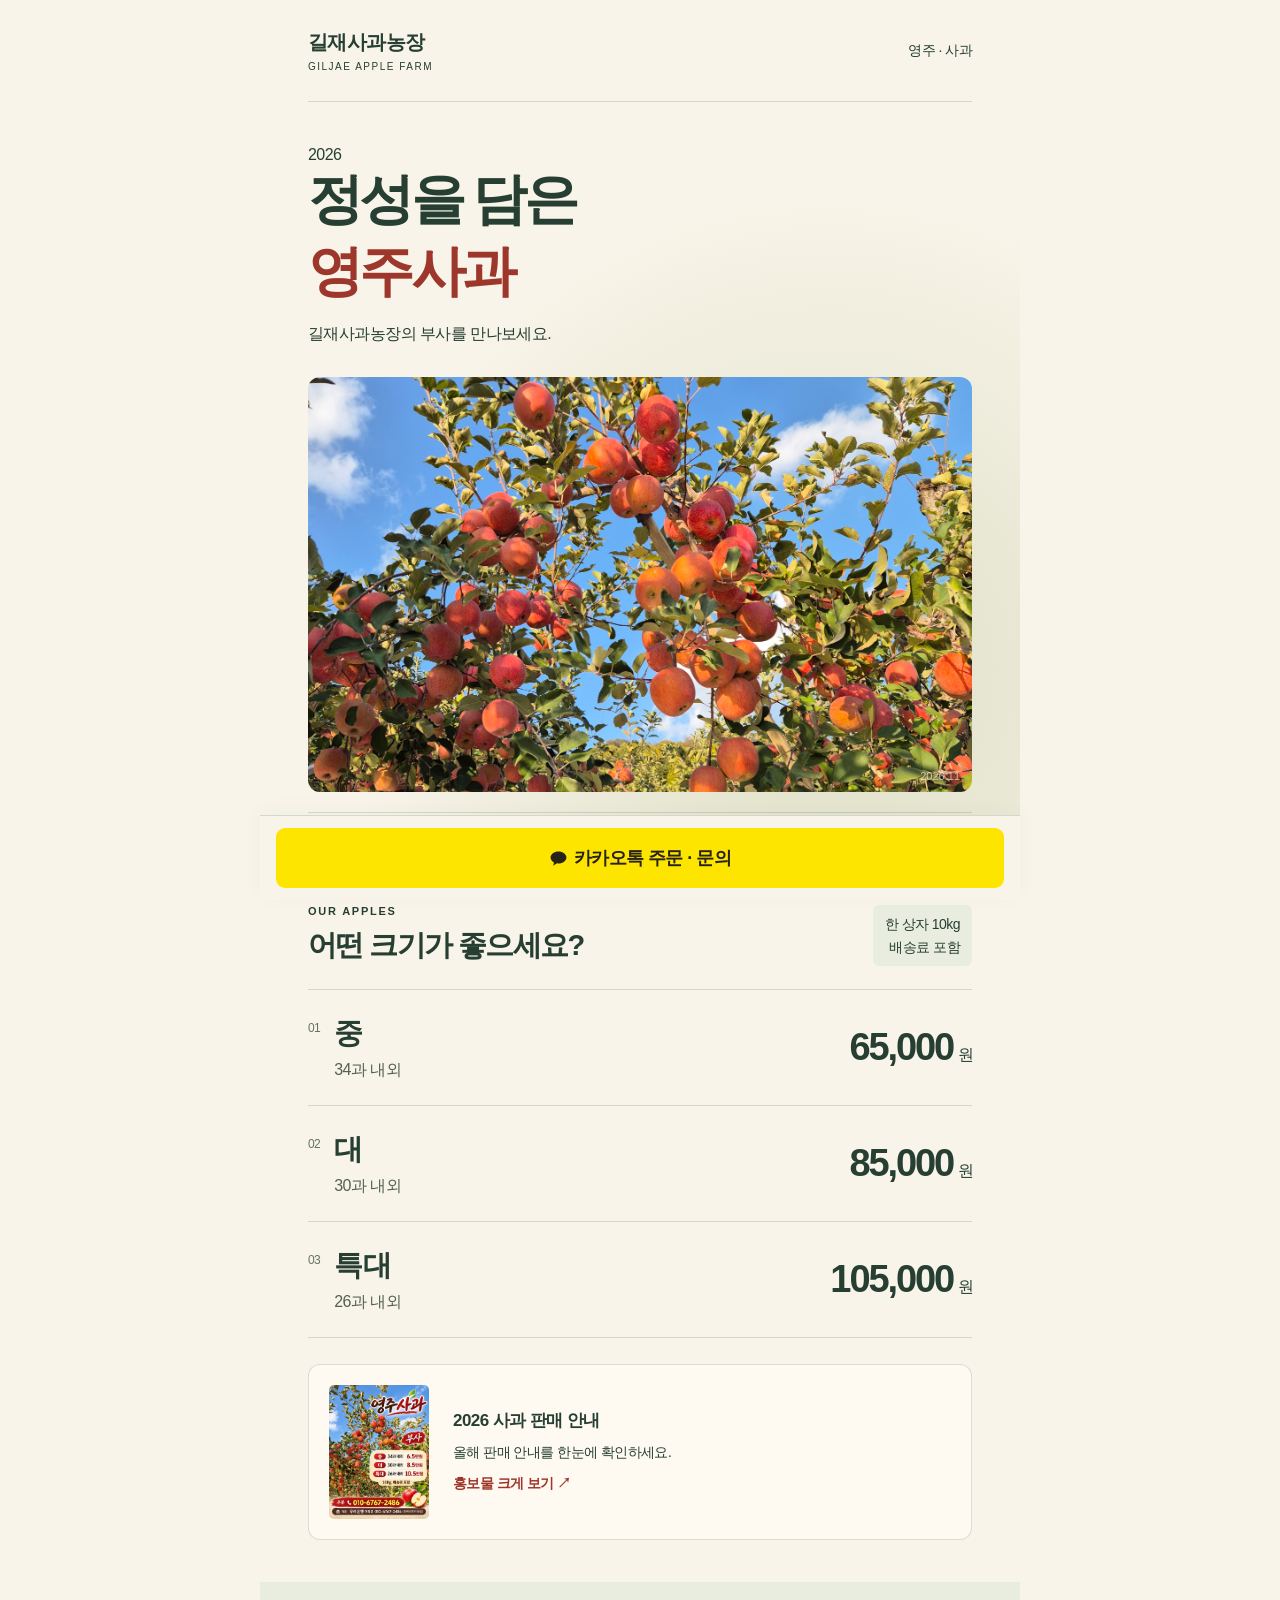
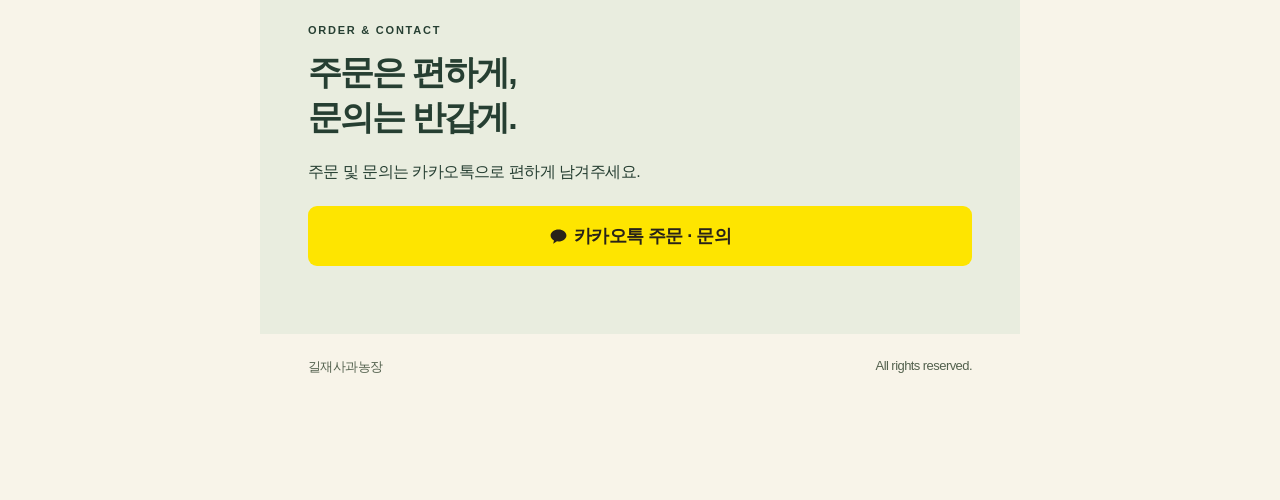
<file: index.html>
<!doctype html>
<html lang="ko">
<head>
  <meta name="robots" content="noindex, nofollow, noarchive">
  <meta charset="utf-8">
  <meta name="viewport" content="width=device-width, initial-scale=1, viewport-fit=cover">
  <meta name="format-detection" content="telephone=no">
  <meta name="theme-color" content="#f8f4e9">
  <meta name="description" content="길재사과농장 영주 부사 사과. 10kg 한 상자, 배송료 포함. 크기와 가격을 확인하고 카카오톡으로 주문하세요.">
  <title>길재사과농장 | 영주 부사 사과 주문</title>
  <link rel="stylesheet" href="assets/styles.css">
</head>
<body class="orchard">
  <main id="page"><header class="brand"><a href="./" aria-label="길재사과농장 홈">길재사과농장<span>GILJAE APPLE FARM</span></a><span class="brand-side">영주 · 사과</span></header><section class="hero"><div class="hero-copy">2026<h1>정성을 담은<br><em>영주사과</em></h1><p class="hero-note">길재사과농장의 부사를 만나보세요.</p></div><div class="hero-photo"><img src="Image/farm1.jpg" alt="푸른 하늘 아래 붉은 사과가 열린 길재사과농장" fetchpriority="high" decoding="async"><span class="hero-photo-date">2026.11</span></div><div class="hero-foot"><span>· 재배지 : 영주시 봉현면, 소백산 자락</span></div></section><section class="catalog" id="apples" aria-labelledby="catalog-title"><div class="section-heading"><div><p class="eyebrow">OUR APPLES</p><h2 id="catalog-title">어떤 크기가 좋으세요?</h2></div><span class="shipping">한 상자 10kg<br>배송료 포함</span></div><div class="products"><article class="product"><span class="product-number">01</span><div class="product-name"><h3>중</h3><p>34과 내외</p></div><div class="price">65,000<span>원</span></div></article><article class="product"><span class="product-number">02</span><div class="product-name"><h3>대</h3><p>30과 내외</p></div><div class="price">85,000<span>원</span></div></article><article class="product"><span class="product-number">03</span><div class="product-name"><h3>특대</h3><p>26과 내외</p></div><div class="price">105,000<span>원</span></div></article></div>
<a class="sale-preview" href="Image/2026_fuji.jpg" aria-haspopup="dialog" aria-controls="sale-dialog">
  <img src="Image/2026_fuji.jpg" alt="2026년 영주 부사 판매 안내 홍보물" width="1086" height="1448" loading="lazy" decoding="async">
  <span class="sale-preview-copy"><strong>2026 사과 판매 안내</strong><span>올해 판매 안내를 한눈에 확인하세요.</span><span class="sale-preview-action">홍보물 크게 보기 <span aria-hidden="true">↗</span></span></span>
</a>
</section><section class="order"><p class="eyebrow">ORDER & CONTACT</p><h2>주문은 편하게,<br>문의는 반갑게.</h2><p class="order-guide">주문 및 문의는 카카오톡으로 편하게 남겨주세요.</p><nav class="contacts" aria-label="본문 주문 연락처"><a class="kakao" href="https://open.kakao.com/o/s2FXymWi" target="_blank" rel="noopener noreferrer"><svg viewBox="0 0 24 24" aria-hidden="true"><path d="M12 3C6.5 3 2 6.4 2 10.6c0 2.6 1.7 4.9 4.3 6.3L5.3 21l4.8-2.9 1.9.1c5.5 0 10-3.4 10-7.6S17.5 3 12 3Z"/></svg> 카카오톡 주문 · 문의</a></nav></section><footer>길재사과농장<span>All rights reserved.</span></footer><nav class="dock" aria-label="화면 하단 주문 연락처"><a class="kakao" href="https://open.kakao.com/o/s2FXymWi" target="_blank" rel="noopener noreferrer"><svg viewBox="0 0 24 24" aria-hidden="true"><path d="M12 3C6.5 3 2 6.4 2 10.6c0 2.6 1.7 4.9 4.3 6.3L5.3 21l4.8-2.9 1.9.1c5.5 0 10-3.4 10-7.6S17.5 3 12 3Z"/></svg> 카카오톡 주문 · 문의</a></nav></main>
<dialog id="sale-dialog" class="sale-dialog" aria-labelledby="sale-dialog-title">
  <div class="sale-dialog-header"><h2 id="sale-dialog-title">2026 사과 판매 안내</h2><button class="sale-dialog-close" type="button" autofocus>닫기 <span aria-hidden="true">×</span></button></div>
  <div class="sale-dialog-content"><img src="Image/2026_fuji.jpg" alt="2026 영주 부사 판매 안내. 10kg 배송료 포함, 중 34과 내외 6만 5천 원, 대 30과 내외 8만 5천 원, 특대 26과 내외 10만 5천 원. 전화 주문 010-6767-2486. 우리은행 이정건, 계좌번호는 전화번호와 동일." width="1086" height="1448"></div>
  <a class="sale-original" href="Image/2026_fuji.jpg" target="_blank" rel="noopener">원본 이미지 열기 ↗</a>
</dialog>
<script src="assets/sale-preview.js" defer></script>
</body>
</html>
</file>
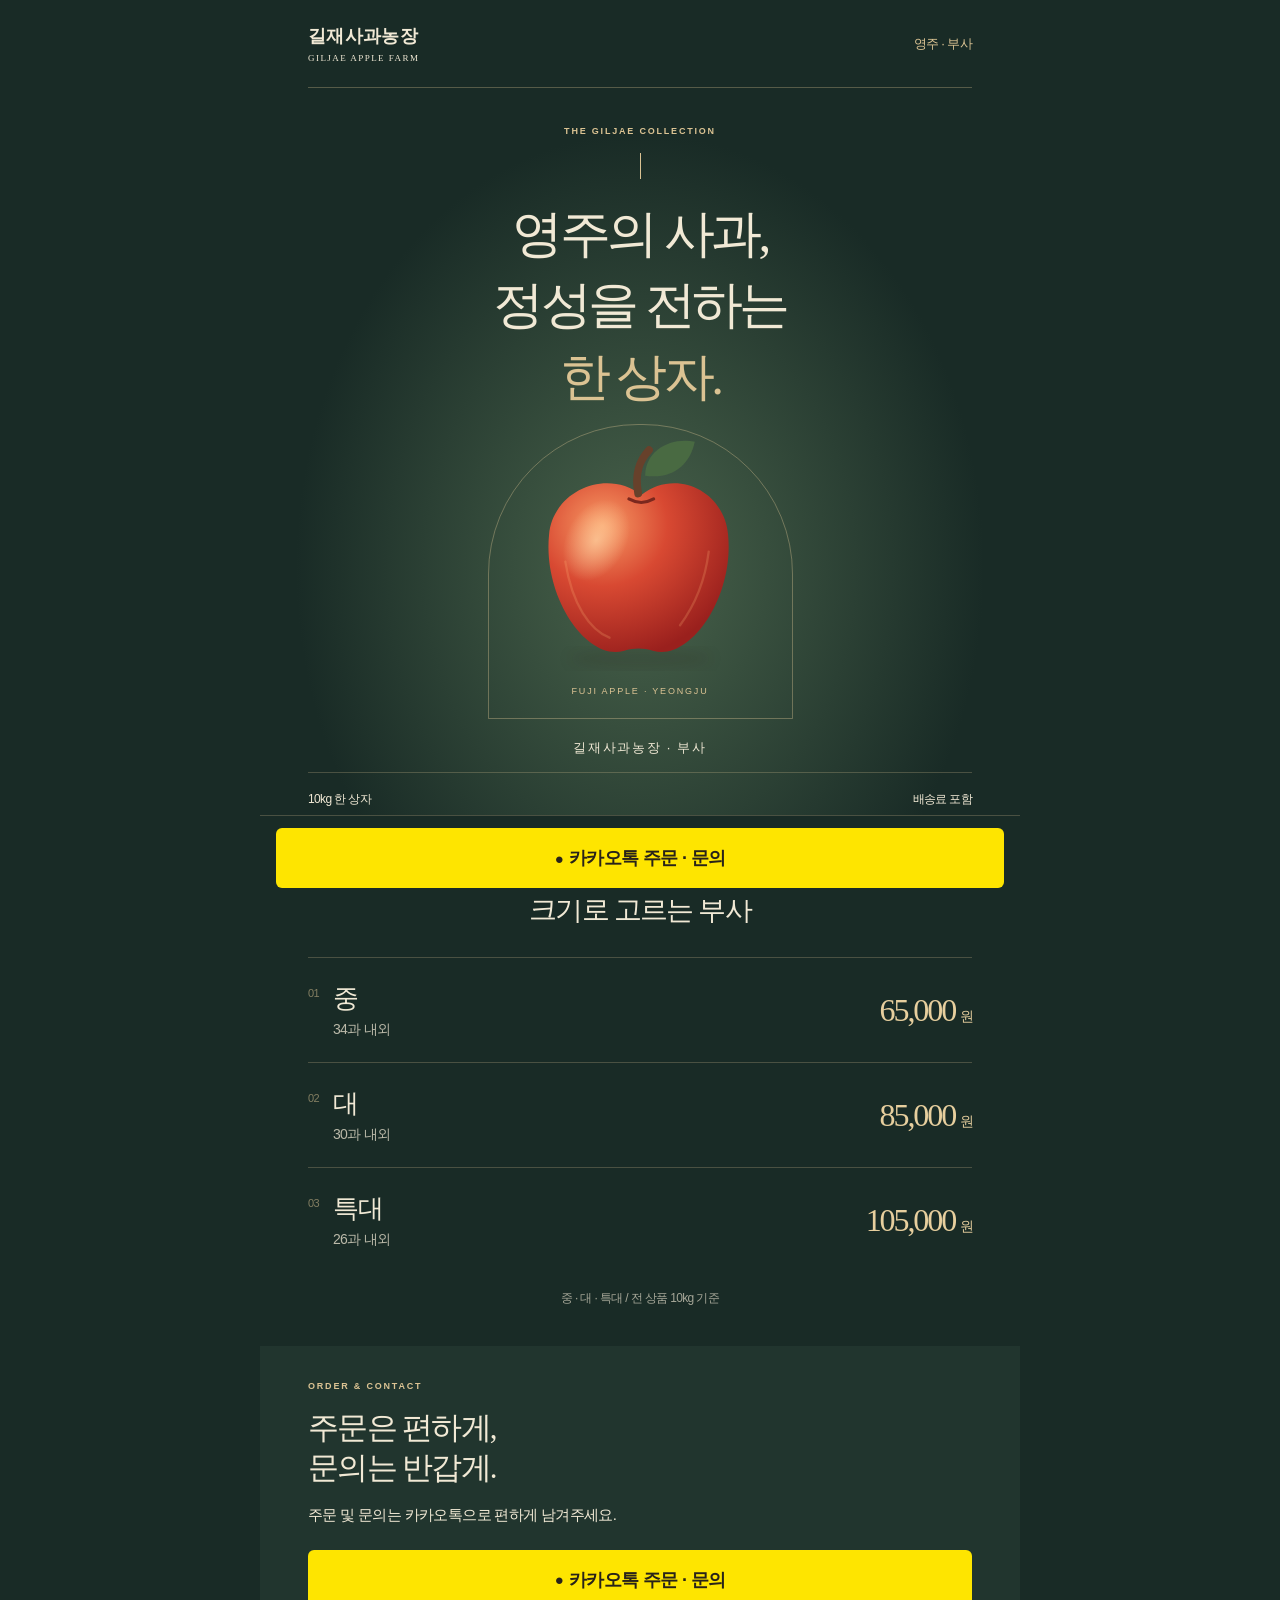
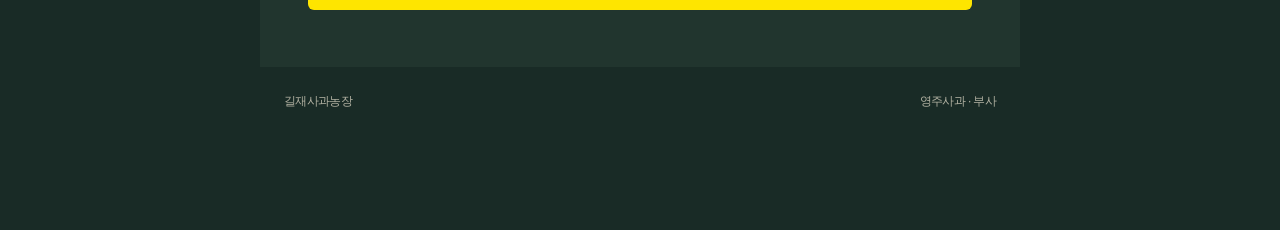
<file: planb/index.html>
<!doctype html>
<html lang="ko">
<head>
  <meta name="robots" content="noindex, nofollow, noarchive">
  <meta charset="utf-8">
  <meta name="viewport" content="width=device-width, initial-scale=1, viewport-fit=cover">
  <meta name="format-detection" content="telephone=no">
  <meta name="theme-color" content="#192b26">
  <meta name="description" content="길재사과농장 영주 부사 사과. 10kg 한 상자, 배송료 포함. 크기와 가격을 확인하고 카카오톡으로 주문하세요.">
  <title>길재사과농장 · 프리미엄</title>
  <link rel="stylesheet" href="styles.css">
</head>
<body class="premium">
  <main id="page"><header class="brand"><a href="../designs.html" aria-label="네 가지 디자인 비교로 돌아가기">길재사과농장<span>GILJAE APPLE FARM</span></a><span class="brand-side">영주 · 부사</span></header><section class="hero"><p class="eyebrow">THE GILJAE COLLECTION</p><div class="premium-line"></div><h1>영주의 사과,<br>정성을 전하는<br><em>한 상자.</em></h1><div class="art-wrap"><svg class="apple-art" viewBox="0 0 360 330" aria-hidden="true"><defs><radialGradient id="skin" cx="30%" cy="25%" r="80%"><stop stop-color="#f89b65"/><stop offset=".45" stop-color="#d84932"/><stop offset="1" stop-color="#9a201d"/></radialGradient><radialGradient id="shine"><stop stop-color="#ffd4a3" stop-opacity=".7"/><stop offset="1" stop-color="#ffd4a3" stop-opacity="0"/></radialGradient><filter id="shadow"><feGaussianBlur stdDeviation="9"/></filter></defs><ellipse cx="180" cy="295" rx="92" ry="13" fill="#261a15" opacity=".15" filter="url(#shadow)"/><path d="M181 84c-44-35-114-6-119 51-8 80 48 163 96 150 15-4 24-4 39 0 48 13 104-70 96-150-5-57-68-86-112-51Z" fill="url(#skin)"/><path d="M177 82c-5-27 2-43 14-56" fill="none" stroke="#67412b" stroke-width="10" stroke-linecap="round"/><path d="M186 59c0-33 33-50 64-44-6 29-28 49-64 44Z" fill="#496a42"/><ellipse cx="123" cy="142" rx="39" ry="56" fill="url(#shine)" transform="rotate(28 123 142)"/><path d="M83 170c9 56 32 88 57 98M268 157c-5 40-20 72-37 95" fill="none" stroke="#ffb779" stroke-opacity=".22" stroke-width="3" stroke-linecap="round"/><path d="M165 89q16 9 32 0" fill="none" stroke="#7b281e" stroke-width="4" stroke-linecap="round"/></svg><span class="premium-caption">FUJI APPLE · YEONGJU</span></div><p class="hero-note">길재사과농장 · 부사</p><div class="hero-foot"><span>10kg 한 상자</span><span>배송료 포함</span></div></section><section class="catalog"><p class="eyebrow">SELECT YOUR SIZE</p><h2>크기로 고르는 부사</h2><div class="products"><article class="product"><span class="product-number">01</span><div class="product-name"><h3>중</h3><p>34과 내외</p></div><div class="price">65,000<span>원</span></div></article><article class="product"><span class="product-number">02</span><div class="product-name"><h3>대</h3><p>30과 내외</p></div><div class="price">85,000<span>원</span></div></article><article class="product"><span class="product-number">03</span><div class="product-name"><h3>특대</h3><p>26과 내외</p></div><div class="price">105,000<span>원</span></div></article></div><p class="catalog-note">중 · 대 · 특대 / 전 상품 10kg 기준</p></section><section class="order"><p class="eyebrow">ORDER & CONTACT</p><h2>주문은 편하게,<br>문의는 반갑게.</h2><p class="order-guide">주문 및 문의는 카카오톡으로 편하게 남겨주세요.</p><nav class="contacts" aria-label="본문 주문 연락처"><a class="kakao" href="https://open.kakao.com/o/s2FXymWi" target="_blank" rel="noopener noreferrer"><span aria-hidden="true">●</span> 카카오톡 주문 · 문의</a></nav></section><footer>길재사과농장<span>영주사과 · 부사</span></footer><nav class="dock" aria-label="화면 하단 주문 연락처"><a class="kakao" href="https://open.kakao.com/o/s2FXymWi" target="_blank" rel="noopener noreferrer"><span aria-hidden="true">●</span> 카카오톡 주문 · 문의</a></nav></main>
</body>
</html>
</file>
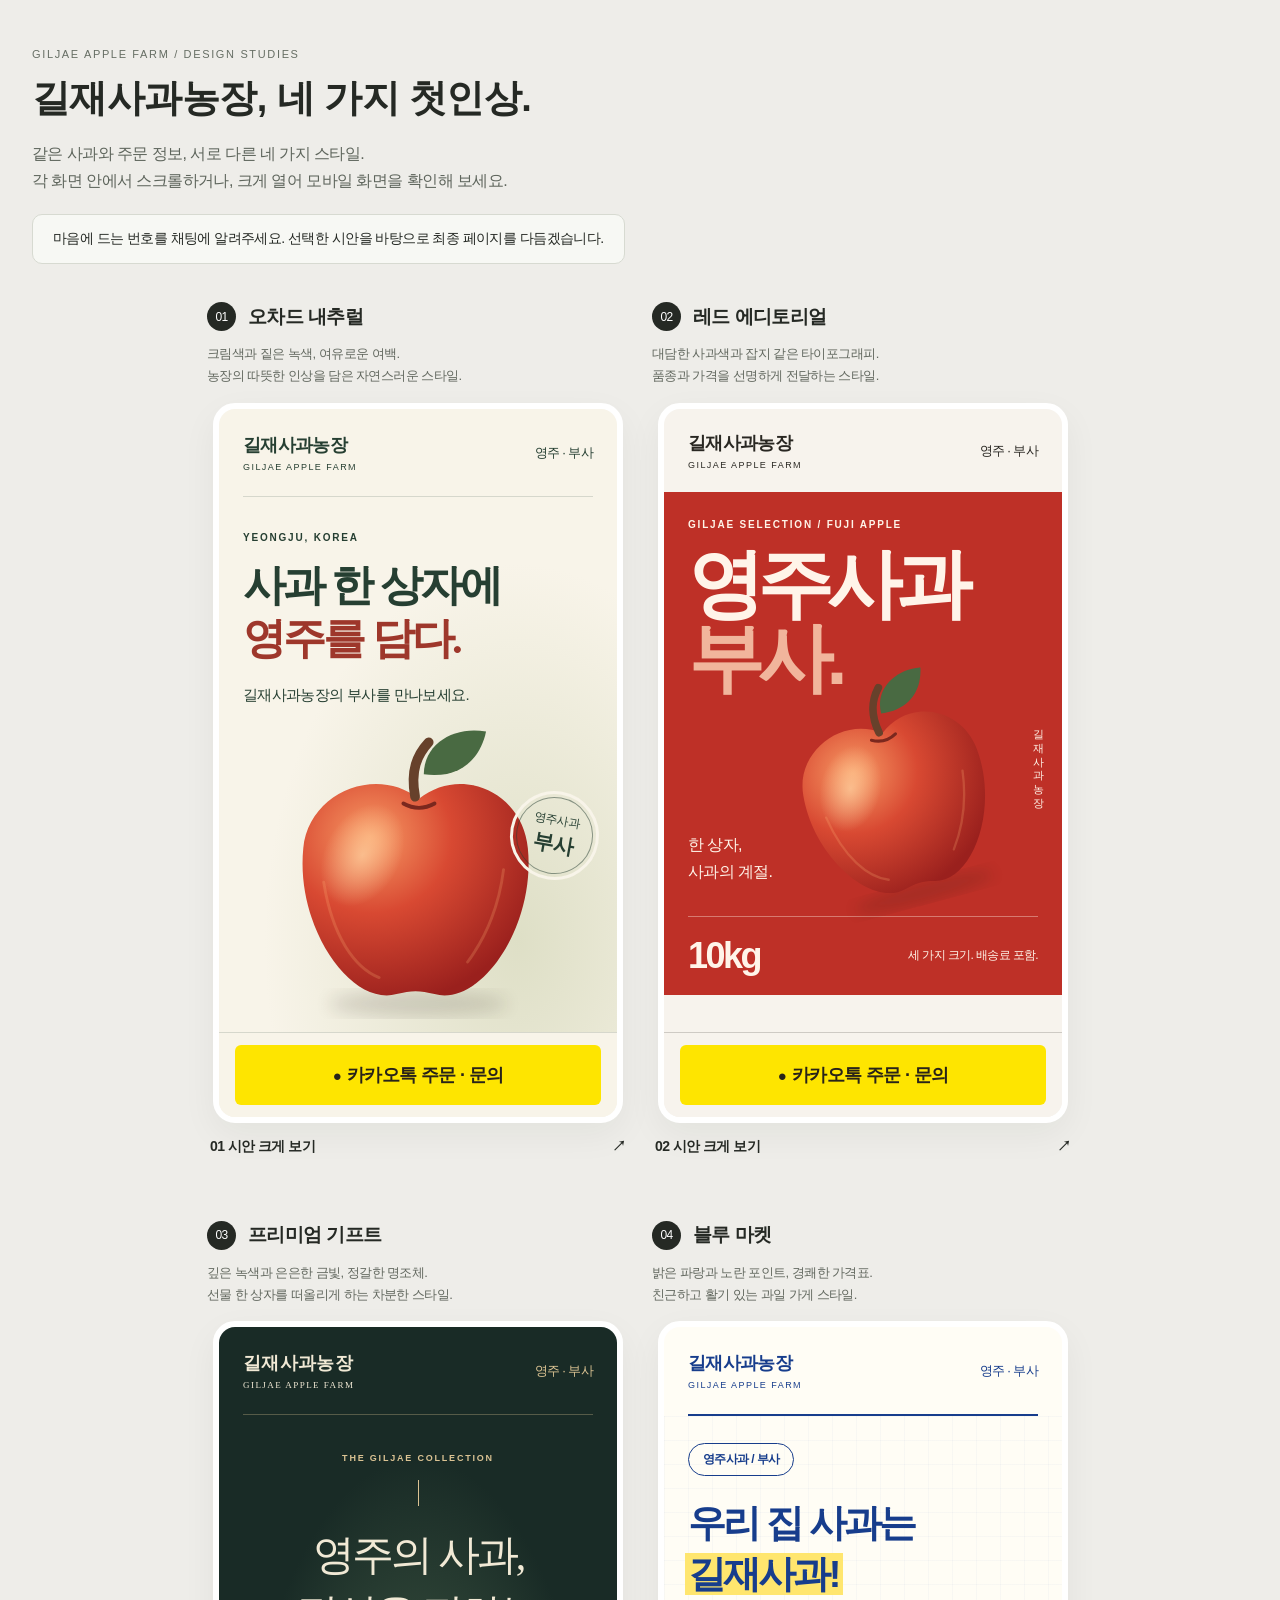
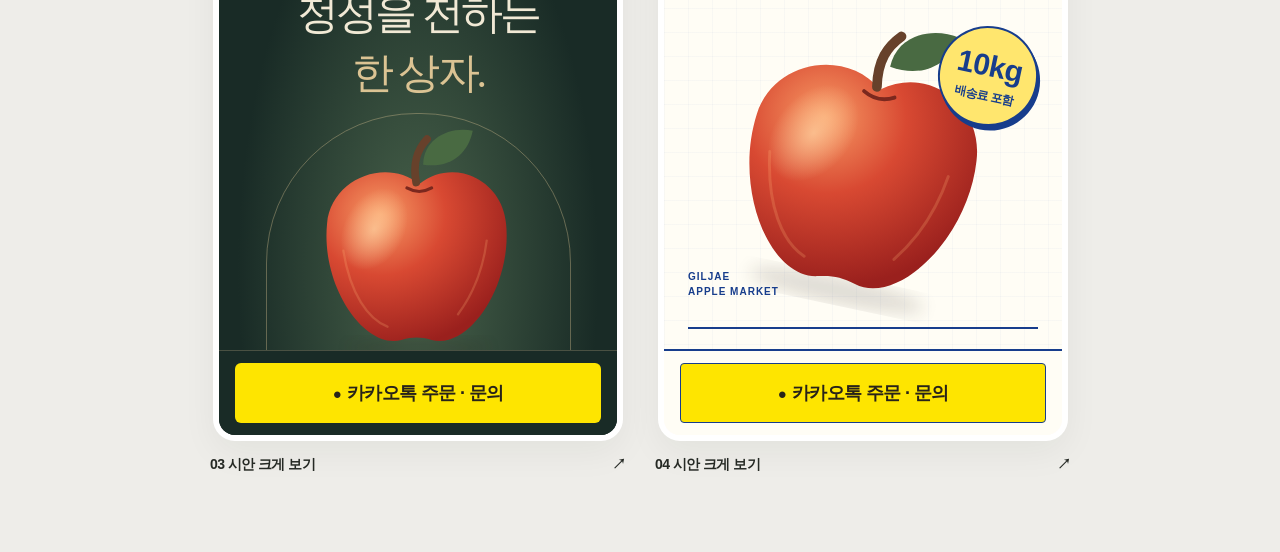
<file: designs.html>
<!doctype html>
<html lang="ko">
<head>
  <meta name="robots" content="noindex, nofollow, noarchive"><meta charset="utf-8"><meta name="viewport" content="width=device-width, initial-scale=1"><title>길재사과농장 · 4가지 디자인 비교</title>
<style>
*{box-sizing:border-box}body{margin:0;background:#eeede9;color:#252924;font-family:-apple-system,BlinkMacSystemFont,"Malgun Gothic",sans-serif;letter-spacing:-.035em}header{max-width:1720px;margin:auto;padding:48px 32px 30px}.label{font-size:11px;letter-spacing:.15em;color:#666e64}h1{font-size:clamp(25px,4vw,38px);margin:13px 0}header p{font-size:16px;color:#5e655c;line-height:1.7;margin-bottom:0}.gallery{max-width:1720px;margin:auto;padding:0 32px 45px;display:grid;grid-template-columns:repeat(4,minmax(0,1fr));gap:24px}.option{min-width:0}.heading{display:flex;gap:12px;align-items:center;margin:8px 0 12px}.num{display:flex;align-items:center;justify-content:center;width:29px;height:29px;background:#252924;border-radius:50%;color:white;font-size:12px;flex-shrink:0}h2{font-size:19px;margin:0}.description{font-size:13px;line-height:1.7;color:#62685f;min-height:44px;margin:0 0 15px}.screen{height:720px;border:6px solid #fff;border-radius:22px;overflow:hidden;box-shadow:0 12px 35px #1725170d;background:white}iframe{width:100%;height:100%;border:0;display:block}.open{display:flex;justify-content:space-between;align-items:center;padding:15px 3px;color:#252924;text-decoration:none;font-size:14px;font-weight:700}.open:hover{color:#a33427}.hint{padding:15px 20px;border:1px solid #d7dad1;border-radius:10px;display:inline-block;background:#f7f8f4;font-size:14px;margin-top:20px}a:focus-visible{outline:3px solid #2960bf;outline-offset:3px}@media(min-width:1100px) and (max-width:1499px){.gallery{grid-template-columns:repeat(2,minmax(0,1fr));max-width:930px}.screen{max-width:410px;margin:auto}.option{margin-bottom:18px}}@media(max-width:1099px){.gallery{grid-template-columns:repeat(2,minmax(0,1fr));gap:22px;max-width:930px}.screen{height:690px}.option{margin-bottom:15px}}@media(max-width:650px){header{padding:30px 20px 24px}.gallery{grid-template-columns:1fr;padding:0 20px 30px;gap:28px;max-width:440px}.screen{height:660px}.description{min-height:0}.hint{font-size:13px;line-height:1.7}}
</style></head>
<body><header><div class="label">GILJAE APPLE FARM / DESIGN STUDIES</div><h1>길재사과농장, 네 가지 첫인상.</h1><p>같은 사과와 주문 정보, 서로 다른 네 가지 스타일.<br>각 화면 안에서 스크롤하거나, 크게 열어 모바일 화면을 확인해 보세요.</p><div class="hint">마음에 드는 번호를 채팅에 알려주세요. 선택한 시안을 바탕으로 최종 페이지를 다듬겠습니다.</div></header>
<main class="gallery">
<section class="option"><div class="heading"><span class="num">01</span><h2>오차드 내추럴</h2></div><p class="description">크림색과 짙은 녹색, 여유로운 여백.<br>농장의 따뜻한 인상을 담은 자연스러운 스타일.</p><div class="screen"><iframe src="designs/style.html?style=orchard" title="1번 오차드 내추럴 디자인"></iframe></div><a class="open" href="designs/style.html?style=orchard" target="_blank" rel="noopener">01 시안 크게 보기 <span>↗</span></a></section>
<section class="option"><div class="heading"><span class="num">02</span><h2>레드 에디토리얼</h2></div><p class="description">대담한 사과색과 잡지 같은 타이포그래피.<br>품종과 가격을 선명하게 전달하는 스타일.</p><div class="screen"><iframe src="designs/style.html?style=editorial" title="2번 레드 에디토리얼 디자인"></iframe></div><a class="open" href="designs/style.html?style=editorial" target="_blank" rel="noopener">02 시안 크게 보기 <span>↗</span></a></section>
<section class="option"><div class="heading"><span class="num">03</span><h2>프리미엄 기프트</h2></div><p class="description">깊은 녹색과 은은한 금빛, 정갈한 명조체.<br>선물 한 상자를 떠올리게 하는 차분한 스타일.</p><div class="screen"><iframe src="designs/style.html?style=premium" title="3번 프리미엄 기프트 디자인"></iframe></div><a class="open" href="designs/style.html?style=premium" target="_blank" rel="noopener">03 시안 크게 보기 <span>↗</span></a></section>
<section class="option"><div class="heading"><span class="num">04</span><h2>블루 마켓</h2></div><p class="description">밝은 파랑과 노란 포인트, 경쾌한 가격표.<br>친근하고 활기 있는 과일 가게 스타일.</p><div class="screen"><iframe src="designs/style.html?style=market" title="4번 블루 마켓 디자인"></iframe></div><a class="open" href="designs/style.html?style=market" target="_blank" rel="noopener">04 시안 크게 보기 <span>↗</span></a></section>
</main></body></html>
</file>
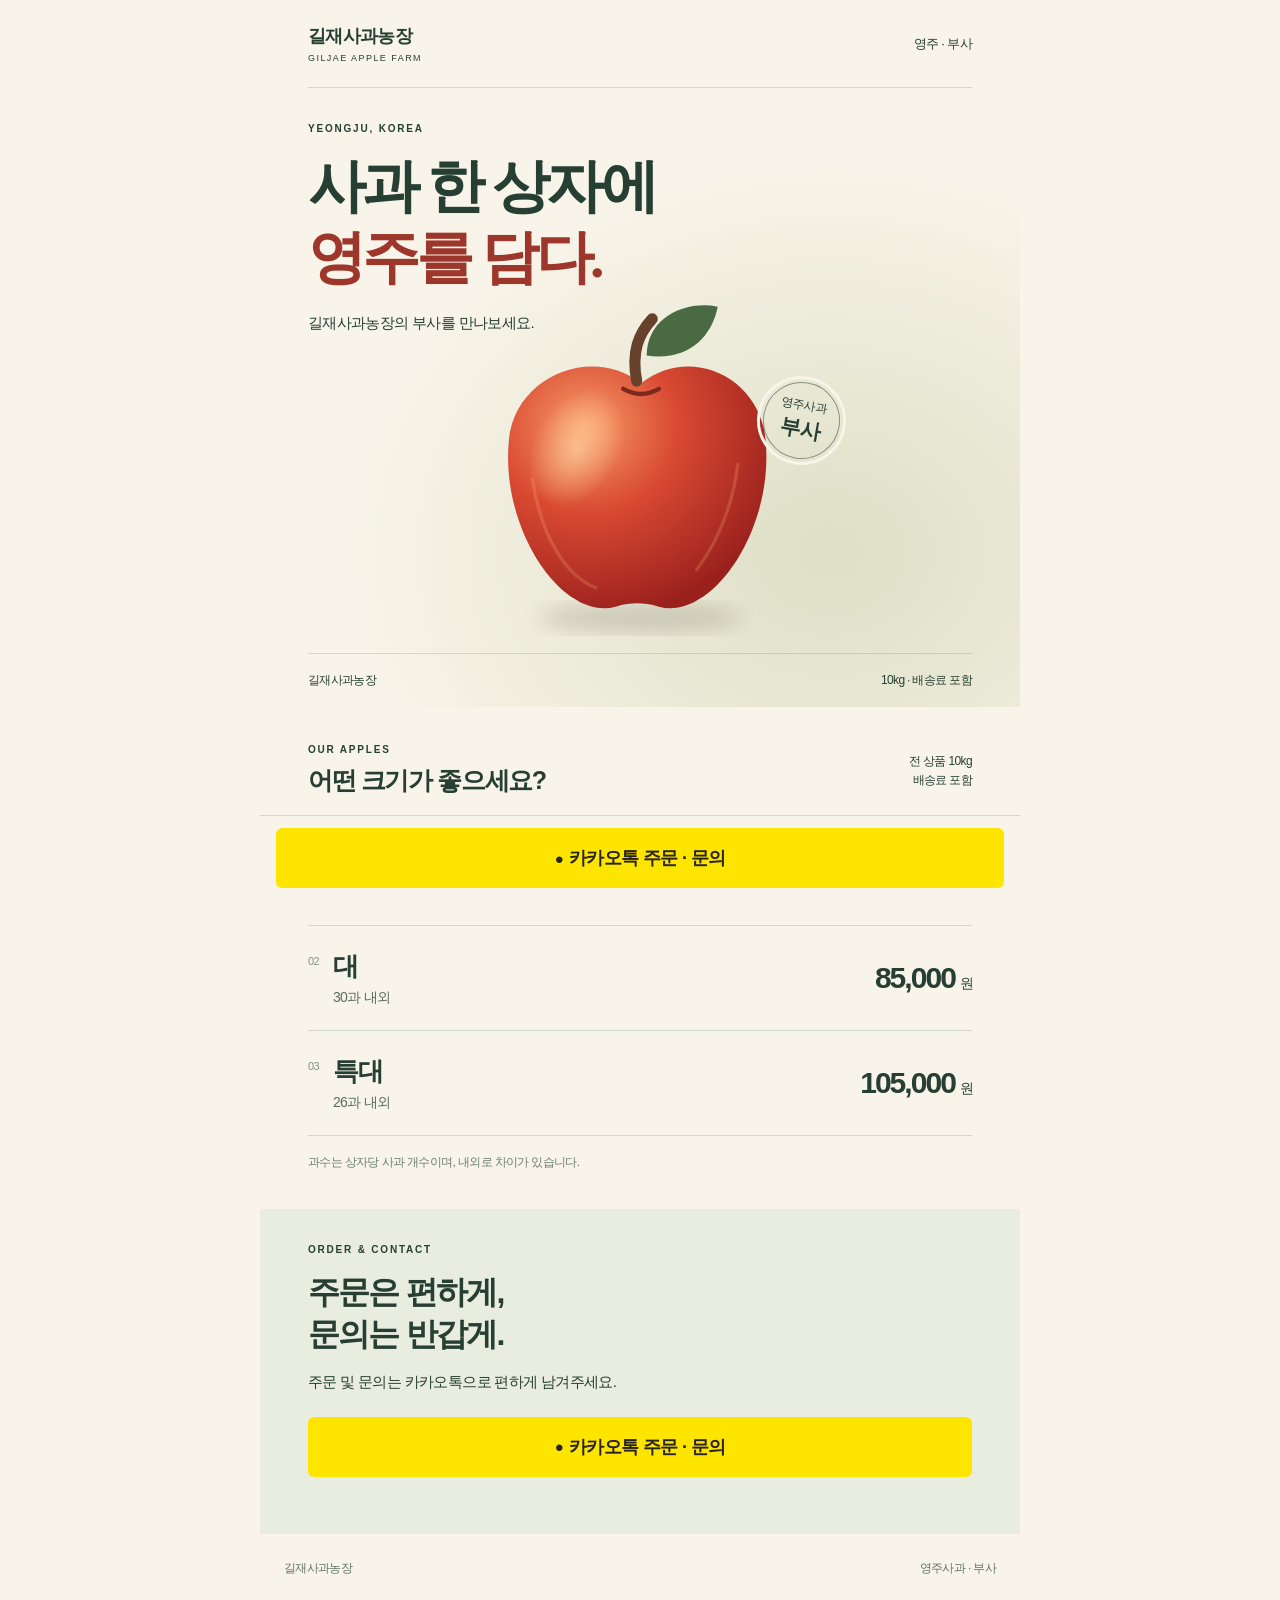
<file: designs/style.html>
<!doctype html>
<html lang="ko">
<head>
  <meta name="robots" content="noindex, nofollow, noarchive">
<meta charset="utf-8"><meta name="viewport" content="width=device-width, initial-scale=1, viewport-fit=cover">
<meta name="format-detection" content="telephone=no">
<title>길재사과농장 · 디자인 시안</title>
<link rel="stylesheet" href="styles.css">
</head>
<body>
<main id="page"></main>
<script src="styles.js"></script>
</body>
</html>
</file>
<file: assets/styles.css>
:root {
  color-scheme: light;
  --paper: #f8f4e9;
  --ink: #263f32;
  --accent: #9e372b;
  --line: #263f3229;
  --panel: #e9eddf;
  font-family: -apple-system, BlinkMacSystemFont, "Apple SD Gothic Neo", "Malgun Gothic", sans-serif;
  color: var(--ink);
  background: var(--paper);
  -webkit-text-size-adjust: 100%;
  scroll-padding-top: 20px;
}
* { box-sizing: border-box; }
body { margin: 0; padding-bottom: calc(100px + env(safe-area-inset-bottom, 0px)); letter-spacing: -.035em; }
a { color: inherit; touch-action: manipulation; -webkit-tap-highlight-color: transparent; }
#page { max-width: 760px; margin: auto; }
h1, h2, h3, p { margin-top: 0; }
.brand { display: flex; justify-content: space-between; align-items: center; gap: 12px; margin: 0 24px; padding: 22px 0; border-bottom: 1px solid var(--line); }
.brand a { padding: 3px 0; text-decoration: none; font-size: 20px; font-weight: 800; }
.brand a span { display: block; margin-top: 5px; font-size: 10px; letter-spacing: .15em; font-weight: 500; }
.brand-side { font-size: 14px; white-space: nowrap; }
.hero { position: relative; overflow: hidden; padding: 30px 24px 0; background: radial-gradient(ellipse at 75% 75%, #dedfc6 0, transparent 60%); }
.eyebrow { margin: 0 0 14px; font-size: 11px; letter-spacing: .16em; font-weight: 700; }
h1 { font-family: Georgia, "Batang", serif; font-size: clamp(37px, 10vw, 55px); font-weight: 600; line-height: 1.3; letter-spacing: -.065em; margin-bottom: 14px; }
h1 em { font-style: normal; color: var(--accent); }
.hero-note { font-size: 16px; line-height: 1.65; word-break: keep-all; margin-bottom: 13px; }
.browse-link { display: inline-flex; align-items: center; gap: 18px; min-height: 44px; border-bottom: 1px solid #263f3270; font-size: 15px; font-weight: 700; text-decoration: none; }
.browse-link span { font-size: 20px; }
.art-wrap { position: relative; width: min(100%, 290px); margin: -4px auto -8px; }
.apple-art { display: block; width: 100%; height: auto; }
.round-seal { position: absolute; right: -2px; top: 24%; display: flex; flex-direction: column; justify-content: center; width: 70px; height: 70px; border: 1px solid #263f3280; outline: 3px solid var(--paper); outline-offset: 3px; border-radius: 50%; text-align: center; font-size: 13px; line-height: 1.5; transform: rotate(10deg); }
.round-seal b { font-family: serif; font-size: 22px; }
.hero-foot { display: flex; align-items: center; justify-content: space-between; gap: 12px; padding: 16px 0; font-size: 14px; border-top: 1px solid var(--line); }
.catalog { padding: 34px 24px; }
.section-heading { display: flex; flex-wrap: wrap; align-items: center; justify-content: space-between; gap: 16px; margin-bottom: 23px; }
.section-heading .eyebrow { margin-bottom: 8px; }
h2 { font-size: clamp(23px, 6vw, 29px); line-height: 1.4; letter-spacing: -.055em; margin-bottom: 0; word-break: keep-all; }
.shipping { font-size: 14px; line-height: 1.6; padding: 8px 12px; background: #e9eddf; border-radius: 6px; }
.product { display: flex; align-items: center; gap: 14px; padding: 24px 0; border-top: 1px solid var(--line); }
.product:last-child { border-bottom: 1px solid var(--line); }
.product-number { font-size: 12px; align-self: flex-start; padding-top: 7px; color: #667362; }
h3 { font-size: 29px; margin: 0 0 6px; }
.product-name p { font-size: 16px; margin: 0; color: #53614e; white-space: nowrap; }
.price { margin-left: auto; font-size: clamp(29px, 8vw, 38px); letter-spacing: -.055em; font-weight: 750; font-variant-numeric: tabular-nums; white-space: nowrap; }
.price span { font-size: 16px; margin-left: 5px; font-weight: 400; }
.catalog-note { font-size: 14px; line-height: 1.75; margin: 16px 0 0; color: #53614e; word-break: keep-all; }
.order { padding: 34px 24px; background: var(--panel); }
.order h2 { margin-bottom: 17px; font-size: 34px; line-height: 1.35; }
.order-guide { font-size: 16px; line-height: 1.75; word-break: keep-all; margin-bottom: 18px; }
.phone-number { display: inline-block; min-height: 44px; font-size: clamp(27px, 7.5vw, 32px); font-weight: 700; text-decoration: none; letter-spacing: -.03em; }
.contacts, .dock { display: grid; grid-template-columns: repeat(3, minmax(0, 1fr)); gap: 8px; }
.contacts { margin: 20px 0 26px; }
.contacts a, .dock a { display: flex; align-items: center; justify-content: center; gap: 6px; min-height: 60px; padding: 12px 4px; text-decoration: none; font-size: 18px; font-weight: 700; border-radius: 9px; white-space: nowrap; }
.contacts svg, .dock svg { width: 19px; height: 19px; flex-shrink: 0; fill: none; stroke: currentColor; stroke-width: 1.7; stroke-linecap: round; stroke-linejoin: round; }
.kakao svg { fill: currentColor; stroke: none; }
.call { background: var(--accent); color: #fff9ee; }
.sms { background: var(--ink); color: var(--paper); }
.kakao { background: #fee500; color: #282319; }
.bank { padding-top: 24px; margin-top: 26px; border-top: 1px solid var(--line); }
.bank-label { display: block; font-size: 14px; margin-bottom: 13px; color: #53614e; }
.bank strong { font-size: 17px; }
.bank p { font-size: 25px; letter-spacing: -.02em; margin: 10px 0; font-variant-numeric: tabular-nums; }
.bank small { font-size: 14px; line-height: 1.75; color: #53614e; }
footer { display: flex; justify-content: space-between; gap: 12px; padding: 24px; font-size: 13px; color: #53614e; }
.dock { position: fixed; bottom: 0; left: 50%; transform: translateX(-50%); width: 100%; max-width: 760px; z-index: 9; background: var(--paper); border-top: 1px solid var(--line); box-shadow: 0 -4px 22px #263f3208; padding: 12px 16px calc(12px + env(safe-area-inset-bottom, 0px)); }
a:focus-visible { outline: 3px solid #285dcc; outline-offset: 4px; }
a:active { filter: brightness(.9); }
@media (min-width: 600px) {
  .brand { margin-left: 48px; margin-right: 48px; padding: 26px 0; }
  .hero, .catalog, .order { padding-left: 48px; padding-right: 48px; }
  .hero { padding-top: 44px; }
  .hero-copy { position: relative; z-index: 1; }
  .art-wrap { width: 330px; margin: -70px 0 0 auto; }
  .round-seal { right: 0; }
  .catalog, .order { padding-top: 42px; padding-bottom: 42px; }
  .shipping { text-align: right; }
  footer { padding-left: 48px; padding-right: 48px; }
}
@media (max-width: 360px) {
  .brand { margin: 0 18px; }
  .brand a { font-size: 18px; }
  .brand-side { font-size: 13px; }
  .hero, .catalog, .order { padding-left: 18px; padding-right: 18px; }
  .art-wrap { width: 250px; margin-top: 0; }
  .product { gap: 10px; }
  .product-number { display: none; }
  .contacts, .dock { gap: 6px; }
  .contacts a, .dock a { font-size: 17px; gap: 4px; }
  .contacts svg, .dock svg { width: 17px; height: 17px; }
  .dock { padding-right: 10px; padding-left: 10px; }
}

/* One contact channel across all screen sizes. */
.contacts, .dock { grid-template-columns: minmax(0, 1fr); }
.contacts a, .dock a { min-height: 60px; font-size: 18px; }

.hero-photo { position: relative; margin: 26px 0 20px; overflow: hidden; border-radius: 12px; }
.hero-photo-date { position: absolute; right: 12px; bottom: 10px; color: rgb(255 255 255 / 65%); font-size: 11px; font-weight: 400; letter-spacing: 0; text-shadow: 0 1px 3px #0006; }
.hero-photo img { display: block; width: 100%; aspect-ratio: 4 / 3; object-fit: cover; object-position: center 38%; }
.sale-preview { display: flex; align-items: center; gap: 18px; margin-top: 26px; padding: 16px; border: 1px solid var(--line); border-radius: 12px; text-decoration: none; background: #fffaf1; }
.sale-preview > img { display: block; width: 86px; height: auto; flex-shrink: 0; border-radius: 5px; }
.sale-preview-copy { display: grid; gap: 9px; min-width: 0; }
.sale-preview-copy strong { font-size: 17px; }
.sale-preview-copy > span { font-size: 14px; line-height: 1.6; word-break: keep-all; }
.sale-preview-copy .sale-preview-action { color: var(--accent); font-weight: 700; }
.sale-preview:hover { border-color: var(--accent); }
.sale-dialog-open { overflow: hidden; }
.sale-dialog { width: min(900px, calc(100% - 24px)); max-width: none; max-height: calc(100dvh - 24px); padding: 0; border: 0; border-radius: 12px; color: var(--ink); background: var(--paper); overscroll-behavior: contain; }
.sale-dialog::backdrop { background: #102219bf; }
.sale-dialog-header { position: sticky; top: 0; display: flex; justify-content: space-between; align-items: center; gap: 12px; padding: 12px 16px; background: var(--paper); border-bottom: 1px solid var(--line); }
.sale-dialog-header h2 { font-size: 17px; }
.sale-dialog-close { display: flex; align-items: center; justify-content: center; gap: 8px; min-height: 44px; padding: 8px 12px; border: 1px solid var(--line); border-radius: 6px; background: var(--paper); color: var(--ink); font: inherit; font-size: 15px; cursor: pointer; flex-shrink: 0; }
.sale-dialog-close span { font-size: 24px; line-height: 1; }
.sale-dialog-close:focus-visible { outline: 3px solid #285dcc; outline-offset: 2px; }
.sale-dialog-content img { display: block; width: 100%; height: auto; }
.sale-original { display: flex; justify-content: center; align-items: center; min-height: 52px; font-size: 15px; font-weight: 700; }
@media (min-width: 600px) {
  .hero-photo { margin-top: 30px; }
  .hero-photo img { aspect-ratio: 16 / 10; }
  .sale-preview { gap: 24px; padding: 20px; }
  .sale-preview > img { width: 100px; }
}
@media (max-width: 360px) {
  .sale-preview { gap: 12px; padding: 12px; }
  .sale-preview > img { width: 70px; }
  .sale-preview-copy strong { font-size: 16px; }
}
</file>
<file: planb/styles.css>
*{box-sizing:border-box}html{color-scheme:light}body{margin:0;padding-bottom:calc(94px + env(safe-area-inset-bottom,0px));font-family:-apple-system,BlinkMacSystemFont,"Apple SD Gothic Neo","Malgun Gothic",sans-serif;color:var(--ink);background:var(--paper);letter-spacing:-.04em}a{color:inherit}#page{max-width:760px;margin:auto}.brand{display:flex;justify-content:space-between;align-items:center;margin:0 24px;padding:24px 0;border-bottom:1px solid var(--line)}.brand a{text-decoration:none;font-size:18px;font-weight:800}.brand a span{display:block;margin-top:5px;font-size:9px;letter-spacing:.16em;font-weight:500}.brand-side{font-size:13px}.hero{position:relative;overflow:hidden;padding:35px 24px 0}.eyebrow{margin:0 0 17px;font-size:10px;letter-spacing:.18em;font-weight:700}h1,h2,h3,p{margin-top:0}h1{margin-bottom:16px;font-size:clamp(39px,10.8vw,68px);line-height:1.23;letter-spacing:-.07em}h1 em{font-style:normal;color:var(--accent)}h2{font-size:25px;line-height:1.4;letter-spacing:-.055em}h3{font-size:26px;margin:0 0 5px}.hero-note{font-size:15px;line-height:1.7;word-break:keep-all}.art-wrap{position:relative}.apple-art{display:block;width:100%;height:auto}.hero-foot{display:flex;align-items:center;justify-content:space-between;padding:18px 0;font-size:12px;border-top:1px solid var(--line)}.catalog{padding:37px 24px}.section-heading{display:flex;align-items:center;justify-content:space-between;gap:12px;margin-bottom:22px}.section-heading h2{margin:0}.section-heading .eyebrow{margin-bottom:8px}.shipping{font-size:12px;text-align:right;line-height:1.6;white-space:nowrap}.product{display:flex;align-items:center;gap:14px;padding:23px 0;border-top:1px solid var(--line)}.product-number{font-size:11px;align-self:flex-start;padding-top:6px;opacity:.55}.product-name p{font-size:14px;margin:0;opacity:.75}.price{margin-left:auto;font-size:30px;letter-spacing:-.065em;font-weight:750;font-variant-numeric:tabular-nums}.price span{font-size:14px;margin-left:5px;font-weight:400}.catalog-note{font-size:12px;line-height:1.7;margin:16px 0 0;opacity:.65}.order{padding:35px 24px;background:var(--panel)}.order h2{margin-bottom:14px;font-size:32px;line-height:1.3}.order-guide{font-size:15px;line-height:1.7;word-break:keep-all;margin-bottom:18px}.phone-number{font-size:27px;font-weight:700;text-decoration:none;letter-spacing:-.03em}.contacts,.dock{display:grid;grid-template-columns:repeat(3,minmax(0,1fr));gap:8px}.contacts{margin:22px 0}.contacts a,.dock a{display:flex;align-items:center;justify-content:center;gap:6px;min-height:56px;padding:10px 4px;text-decoration:none;font-size:17px;font-weight:700;border-radius:6px;white-space:nowrap}.contacts a span,.dock a span{font-size:15px}.call{background:var(--accent);color:var(--accent-ink)}.sms{background:var(--ink);color:var(--paper)}.kakao{background:#fee500;color:#282319}.bank{display:flex;gap:20px;padding-top:23px;margin-top:26px;border-top:1px solid var(--line);font-size:14px}.bank-label{font-size:12px;white-space:nowrap;opacity:.65;padding-top:2px}.bank p{font-size:20px;margin:8px 0}.bank small{font-size:12px;line-height:1.6;opacity:.7}footer{display:flex;justify-content:space-between;padding:26px 24px;font-size:12px;opacity:.7}.dock{position:fixed;bottom:0;left:50%;transform:translateX(-50%);width:100%;max-width:760px;z-index:9;background:var(--paper);border-top:1px solid var(--line);padding:12px 16px calc(12px + env(safe-area-inset-bottom,0px))}.dock a{min-height:55px}a:focus-visible{outline:3px solid #4285ff;outline-offset:3px}a:active{filter:brightness(.9)}
/* 01 — Natural, tactile, botanical. */
.orchard{--paper:#f8f4e9;--ink:#263f32;--accent:#9e372b;--accent-ink:#fff9ee;--line:#263f3229;--panel:#e9eddf}.orchard .hero{background:radial-gradient(ellipse at 75% 75%,#dedfc6 0,transparent 60%)}.orchard h1{font-family:Georgia,"Batang",serif;font-weight:600;letter-spacing:-.065em}.orchard .art-wrap{max-width:400px;margin:-5px auto -4px}.round-seal{position:absolute;right:0;top:25%;display:flex;flex-direction:column;justify-content:center;width:77px;height:77px;border:1px solid #263f3280;outline:3px solid #f8f4e9;outline-offset:3px;border-radius:50%;text-align:center;font-size:12px;line-height:1.5;transform:rotate(10deg)}.round-seal b{font-family:serif;font-size:21px}.orchard .product:last-child{border-bottom:1px solid var(--line)}
/* 02 — Bold type and a red editorial spread. */
.editorial{--paper:#f7f3ed;--ink:#292722;--accent:#be3027;--accent-ink:white;--line:#29272233;--panel:#eae3d8}.editorial .brand{margin:0;padding:22px 24px;border:0}.editorial .hero{padding-top:27px;background:#be3027;color:#fff4e9}.editorial h1{font-size:clamp(69px,19vw,112px);font-weight:900;line-height:.98;letter-spacing:-.09em;position:relative;z-index:1}.editorial h1 span{display:block;color:#f1b59c}.editorial-visual{position:relative;margin-top:-45px}.editorial-visual .apple-art{width:80%;margin:0 0 -7px auto;transform:rotate(-15deg)}.editorial-visual p{position:absolute;left:0;bottom:22px;line-height:1.7;font-size:16px}.vertical-type{position:absolute;right:-8px;top:55px;writing-mode:vertical-rl;font-size:11px;letter-spacing:.25em}.editorial .hero-foot{border-color:#fff4e960}.editorial .hero-foot b{font-size:36px;letter-spacing:-.07em}.editorial .section-heading>span{font-size:9px;letter-spacing:.1em}.editorial .product{border-color:var(--ink);gap:18px}.editorial h3{font-size:38px}.editorial .price{font-size:35px}.editorial .product-number{color:var(--accent);opacity:1}.editorial .order h2{font-weight:900}
/* 03 — Formal, dark and restrained, like a gift collection. */
.premium{color-scheme:dark;--paper:#192b26;--ink:#f1e9d5;--accent:#dbc393;--accent-ink:#192b26;--line:#dbc39340;--panel:#21352e}.premium .brand{border-color:#dbc39350}.premium .brand a{font-family:Georgia,"Batang",serif;letter-spacing:.02em}.premium .brand-side{color:var(--accent)}.premium .hero{text-align:center;padding-top:38px;background:radial-gradient(ellipse at 50% 65%,#49634b 0,#192b26 64%)}.premium .eyebrow{color:var(--accent);font-size:9px;letter-spacing:.2em}.premium-line{width:1px;height:26px;background:var(--accent);margin:0 auto 20px}.premium h1{font-family:Georgia,"Batang",serif;font-size:42px;line-height:1.4;font-weight:400}.premium h1 em{color:#dbc393}.premium .art-wrap{max-width:305px;margin:-5px auto 18px;border:1px solid #dbc39360;border-radius:150px 150px 0 0}.premium .apple-art{padding:5px 12px 0}.premium-caption{display:block;margin:0 0 22px;font-size:9px;letter-spacing:.2em;color:#dbc393}.premium .hero-note{font-size:13px;letter-spacing:.13em}.premium .hero-foot{font-size:12px}.premium .catalog{text-align:center}.premium .catalog h2{font-family:Georgia,"Batang",serif;font-weight:400;font-size:28px;margin-bottom:28px}.premium .products{text-align:left}.premium h3{font-family:Georgia,"Batang",serif;font-weight:400}.premium .price{font-family:Georgia,serif;font-weight:400;color:#e7cf9e;font-size:32px}.premium .product-number{color:#dbc393}.premium .sms{background:#f1e9d5;color:#192b26}.premium .order h2{font-family:Georgia,"Batang",serif;font-weight:400;font-size:31px}
/* 04 — A lively, graphic produce market. */
.market{--paper:#fffdf5;--ink:#173d8c;--accent:#244fba;--accent-ink:#fffdf5;--line:#173d8c40;--panel:#e8edfc}.market .brand{border-bottom:2px solid var(--ink)}.market .hero{padding-top:27px;background:linear-gradient(90deg,#244fba08 1px,transparent 1px),linear-gradient(#244fba08 1px,transparent 1px);background-size:24px 24px}.market-tag{display:inline-block;border:1px solid var(--ink);border-radius:100px;padding:7px 14px;font-size:12px;font-weight:700;margin-bottom:22px}.market h1{font-size:clamp(35px,9.5vw,60px);font-weight:900;letter-spacing:-.075em;line-height:1.35}.market h1 span{background:#ffe66e;box-shadow:5px 0 #ffe66e,-3px 0 #ffe66e}.market-art{position:relative}.market-art .apple-art{max-width:350px;margin:-10px auto 0;transform:rotate(12deg)}.market-sticker{position:absolute;right:0;top:20px;display:flex;flex-direction:column;justify-content:center;width:100px;height:100px;background:#ffe66e;border:2px solid var(--ink);border-radius:50%;text-align:center;font-size:30px;line-height:1.2;font-weight:900;transform:rotate(12deg);box-shadow:3px 4px var(--ink)}.market-sticker b{font-size:12px;margin-top:5px}.market-caption{position:absolute;left:0;bottom:28px;font-size:10px;letter-spacing:.1em;line-height:1.5;font-weight:800}.market .hero-note{padding:15px 0;margin:0;border-top:2px solid var(--ink);font-size:14px}.market .section-heading{margin-bottom:20px}.market .section-heading>span{font-size:30px}.market .product{padding:18px 16px;background:white;border:1.5px solid var(--ink);border-radius:8px;margin-bottom:12px;box-shadow:3px 3px var(--ink);gap:13px}.market .product-number{display:none}.market .product:nth-child(2){background:#fff0a9}.market .price{font-size:29px}.market .product h3{font-size:24px}.market .order{border-top:2px solid var(--ink)}.market .order h2{font-weight:900}.market .contacts a,.market .dock a{border:1px solid var(--ink);border-radius:4px}.market .dock{border-top:2px solid var(--ink)}
@media(min-width:600px){.hero,.catalog,.order{padding-left:48px;padding-right:48px}.brand{margin-left:48px;margin-right:48px}.editorial .brand{padding-left:48px;padding-right:48px}.hero-copy h1{font-size:58px}.orchard .art-wrap{margin-top:-60px;margin-left:auto;width:62%}.orchard .hero-copy{position:relative;z-index:1}.premium h1{font-size:51px}.market h1{font-size:56px}}
@media(max-width:360px){.brand{margin:0 18px}.brand a{font-size:17px}.brand-side{font-size:12px}.hero,.catalog,.order{padding-left:18px;padding-right:18px}.section-heading h2{font-size:21px}.price{font-size:27px}.editorial .price{font-size:29px}.market .price{font-size:25px}.product{gap:10px}.contacts,.dock{gap:6px}.contacts a,.dock a{font-size:16px;gap:4px}.dock{padding-right:10px;padding-left:10px}.bank{gap:14px}.premium h1{font-size:38px}}

/* One contact channel across all screen sizes. */
.contacts, .dock { grid-template-columns: minmax(0, 1fr); }
.contacts a, .dock a { min-height: 60px; font-size: 18px; }
</file>
<file: designs/styles.css>
*{box-sizing:border-box}html{color-scheme:light}body{margin:0;padding-bottom:calc(94px + env(safe-area-inset-bottom,0px));font-family:-apple-system,BlinkMacSystemFont,"Apple SD Gothic Neo","Malgun Gothic",sans-serif;color:var(--ink);background:var(--paper);letter-spacing:-.04em}a{color:inherit}#page{max-width:760px;margin:auto}.brand{display:flex;justify-content:space-between;align-items:center;margin:0 24px;padding:24px 0;border-bottom:1px solid var(--line)}.brand a{text-decoration:none;font-size:18px;font-weight:800}.brand a span{display:block;margin-top:5px;font-size:9px;letter-spacing:.16em;font-weight:500}.brand-side{font-size:13px}.hero{position:relative;overflow:hidden;padding:35px 24px 0}.eyebrow{margin:0 0 17px;font-size:10px;letter-spacing:.18em;font-weight:700}h1,h2,h3,p{margin-top:0}h1{margin-bottom:16px;font-size:clamp(39px,10.8vw,68px);line-height:1.23;letter-spacing:-.07em}h1 em{font-style:normal;color:var(--accent)}h2{font-size:25px;line-height:1.4;letter-spacing:-.055em}h3{font-size:26px;margin:0 0 5px}.hero-note{font-size:15px;line-height:1.7;word-break:keep-all}.art-wrap{position:relative}.apple-art{display:block;width:100%;height:auto}.hero-foot{display:flex;align-items:center;justify-content:space-between;padding:18px 0;font-size:12px;border-top:1px solid var(--line)}.catalog{padding:37px 24px}.section-heading{display:flex;align-items:center;justify-content:space-between;gap:12px;margin-bottom:22px}.section-heading h2{margin:0}.section-heading .eyebrow{margin-bottom:8px}.shipping{font-size:12px;text-align:right;line-height:1.6;white-space:nowrap}.product{display:flex;align-items:center;gap:14px;padding:23px 0;border-top:1px solid var(--line)}.product-number{font-size:11px;align-self:flex-start;padding-top:6px;opacity:.55}.product-name p{font-size:14px;margin:0;opacity:.75}.price{margin-left:auto;font-size:30px;letter-spacing:-.065em;font-weight:750;font-variant-numeric:tabular-nums}.price span{font-size:14px;margin-left:5px;font-weight:400}.catalog-note{font-size:12px;line-height:1.7;margin:16px 0 0;opacity:.65}.order{padding:35px 24px;background:var(--panel)}.order h2{margin-bottom:14px;font-size:32px;line-height:1.3}.order-guide{font-size:15px;line-height:1.7;word-break:keep-all;margin-bottom:18px}.phone-number{font-size:27px;font-weight:700;text-decoration:none;letter-spacing:-.03em}.contacts,.dock{display:grid;grid-template-columns:repeat(3,minmax(0,1fr));gap:8px}.contacts{margin:22px 0}.contacts a,.dock a{display:flex;align-items:center;justify-content:center;gap:6px;min-height:56px;padding:10px 4px;text-decoration:none;font-size:17px;font-weight:700;border-radius:6px;white-space:nowrap}.contacts a span,.dock a span{font-size:15px}.call{background:var(--accent);color:var(--accent-ink)}.sms{background:var(--ink);color:var(--paper)}.kakao{background:#fee500;color:#282319}.bank{display:flex;gap:20px;padding-top:23px;margin-top:26px;border-top:1px solid var(--line);font-size:14px}.bank-label{font-size:12px;white-space:nowrap;opacity:.65;padding-top:2px}.bank p{font-size:20px;margin:8px 0}.bank small{font-size:12px;line-height:1.6;opacity:.7}footer{display:flex;justify-content:space-between;padding:26px 24px;font-size:12px;opacity:.7}.dock{position:fixed;bottom:0;left:50%;transform:translateX(-50%);width:100%;max-width:760px;z-index:9;background:var(--paper);border-top:1px solid var(--line);padding:12px 16px calc(12px + env(safe-area-inset-bottom,0px))}.dock a{min-height:55px}a:focus-visible{outline:3px solid #4285ff;outline-offset:3px}a:active{filter:brightness(.9)}
/* 01 — Natural, tactile, botanical. */
.orchard{--paper:#f8f4e9;--ink:#263f32;--accent:#9e372b;--accent-ink:#fff9ee;--line:#263f3229;--panel:#e9eddf}.orchard .hero{background:radial-gradient(ellipse at 75% 75%,#dedfc6 0,transparent 60%)}.orchard h1{font-family:Georgia,"Batang",serif;font-weight:600;letter-spacing:-.065em}.orchard .art-wrap{max-width:400px;margin:-5px auto -4px}.round-seal{position:absolute;right:0;top:25%;display:flex;flex-direction:column;justify-content:center;width:77px;height:77px;border:1px solid #263f3280;outline:3px solid #f8f4e9;outline-offset:3px;border-radius:50%;text-align:center;font-size:12px;line-height:1.5;transform:rotate(10deg)}.round-seal b{font-family:serif;font-size:21px}.orchard .product:last-child{border-bottom:1px solid var(--line)}
/* 02 — Bold type and a red editorial spread. */
.editorial{--paper:#f7f3ed;--ink:#292722;--accent:#be3027;--accent-ink:white;--line:#29272233;--panel:#eae3d8}.editorial .brand{margin:0;padding:22px 24px;border:0}.editorial .hero{padding-top:27px;background:#be3027;color:#fff4e9}.editorial h1{font-size:clamp(69px,19vw,112px);font-weight:900;line-height:.98;letter-spacing:-.09em;position:relative;z-index:1}.editorial h1 span{display:block;color:#f1b59c}.editorial-visual{position:relative;margin-top:-45px}.editorial-visual .apple-art{width:80%;margin:0 0 -7px auto;transform:rotate(-15deg)}.editorial-visual p{position:absolute;left:0;bottom:22px;line-height:1.7;font-size:16px}.vertical-type{position:absolute;right:-8px;top:55px;writing-mode:vertical-rl;font-size:11px;letter-spacing:.25em}.editorial .hero-foot{border-color:#fff4e960}.editorial .hero-foot b{font-size:36px;letter-spacing:-.07em}.editorial .section-heading>span{font-size:9px;letter-spacing:.1em}.editorial .product{border-color:var(--ink);gap:18px}.editorial h3{font-size:38px}.editorial .price{font-size:35px}.editorial .product-number{color:var(--accent);opacity:1}.editorial .order h2{font-weight:900}
/* 03 — Formal, dark and restrained, like a gift collection. */
.premium{color-scheme:dark;--paper:#192b26;--ink:#f1e9d5;--accent:#dbc393;--accent-ink:#192b26;--line:#dbc39340;--panel:#21352e}.premium .brand{border-color:#dbc39350}.premium .brand a{font-family:Georgia,"Batang",serif;letter-spacing:.02em}.premium .brand-side{color:var(--accent)}.premium .hero{text-align:center;padding-top:38px;background:radial-gradient(ellipse at 50% 65%,#49634b 0,#192b26 64%)}.premium .eyebrow{color:var(--accent);font-size:9px;letter-spacing:.2em}.premium-line{width:1px;height:26px;background:var(--accent);margin:0 auto 20px}.premium h1{font-family:Georgia,"Batang",serif;font-size:42px;line-height:1.4;font-weight:400}.premium h1 em{color:#dbc393}.premium .art-wrap{max-width:305px;margin:-5px auto 18px;border:1px solid #dbc39360;border-radius:150px 150px 0 0}.premium .apple-art{padding:5px 12px 0}.premium-caption{display:block;margin:0 0 22px;font-size:9px;letter-spacing:.2em;color:#dbc393}.premium .hero-note{font-size:13px;letter-spacing:.13em}.premium .hero-foot{font-size:12px}.premium .catalog{text-align:center}.premium .catalog h2{font-family:Georgia,"Batang",serif;font-weight:400;font-size:28px;margin-bottom:28px}.premium .products{text-align:left}.premium h3{font-family:Georgia,"Batang",serif;font-weight:400}.premium .price{font-family:Georgia,serif;font-weight:400;color:#e7cf9e;font-size:32px}.premium .product-number{color:#dbc393}.premium .sms{background:#f1e9d5;color:#192b26}.premium .order h2{font-family:Georgia,"Batang",serif;font-weight:400;font-size:31px}
/* 04 — A lively, graphic produce market. */
.market{--paper:#fffdf5;--ink:#173d8c;--accent:#244fba;--accent-ink:#fffdf5;--line:#173d8c40;--panel:#e8edfc}.market .brand{border-bottom:2px solid var(--ink)}.market .hero{padding-top:27px;background:linear-gradient(90deg,#244fba08 1px,transparent 1px),linear-gradient(#244fba08 1px,transparent 1px);background-size:24px 24px}.market-tag{display:inline-block;border:1px solid var(--ink);border-radius:100px;padding:7px 14px;font-size:12px;font-weight:700;margin-bottom:22px}.market h1{font-size:clamp(35px,9.5vw,60px);font-weight:900;letter-spacing:-.075em;line-height:1.35}.market h1 span{background:#ffe66e;box-shadow:5px 0 #ffe66e,-3px 0 #ffe66e}.market-art{position:relative}.market-art .apple-art{max-width:350px;margin:-10px auto 0;transform:rotate(12deg)}.market-sticker{position:absolute;right:0;top:20px;display:flex;flex-direction:column;justify-content:center;width:100px;height:100px;background:#ffe66e;border:2px solid var(--ink);border-radius:50%;text-align:center;font-size:30px;line-height:1.2;font-weight:900;transform:rotate(12deg);box-shadow:3px 4px var(--ink)}.market-sticker b{font-size:12px;margin-top:5px}.market-caption{position:absolute;left:0;bottom:28px;font-size:10px;letter-spacing:.1em;line-height:1.5;font-weight:800}.market .hero-note{padding:15px 0;margin:0;border-top:2px solid var(--ink);font-size:14px}.market .section-heading{margin-bottom:20px}.market .section-heading>span{font-size:30px}.market .product{padding:18px 16px;background:white;border:1.5px solid var(--ink);border-radius:8px;margin-bottom:12px;box-shadow:3px 3px var(--ink);gap:13px}.market .product-number{display:none}.market .product:nth-child(2){background:#fff0a9}.market .price{font-size:29px}.market .product h3{font-size:24px}.market .order{border-top:2px solid var(--ink)}.market .order h2{font-weight:900}.market .contacts a,.market .dock a{border:1px solid var(--ink);border-radius:4px}.market .dock{border-top:2px solid var(--ink)}
@media(min-width:600px){.hero,.catalog,.order{padding-left:48px;padding-right:48px}.brand{margin-left:48px;margin-right:48px}.editorial .brand{padding-left:48px;padding-right:48px}.hero-copy h1{font-size:58px}.orchard .art-wrap{margin-top:-60px;margin-left:auto;width:62%}.orchard .hero-copy{position:relative;z-index:1}.premium h1{font-size:51px}.market h1{font-size:56px}}
@media(max-width:360px){.brand{margin:0 18px}.brand a{font-size:17px}.brand-side{font-size:12px}.hero,.catalog,.order{padding-left:18px;padding-right:18px}.section-heading h2{font-size:21px}.price{font-size:27px}.editorial .price{font-size:29px}.market .price{font-size:25px}.product{gap:10px}.contacts,.dock{gap:6px}.contacts a,.dock a{font-size:16px;gap:4px}.dock{padding-right:10px;padding-left:10px}.bank{gap:14px}.premium h1{font-size:38px}}

/* One contact channel across all screen sizes. */
.contacts, .dock { grid-template-columns: minmax(0, 1fr); }
.contacts a, .dock a { min-height: 60px; font-size: 18px; }
</file>
